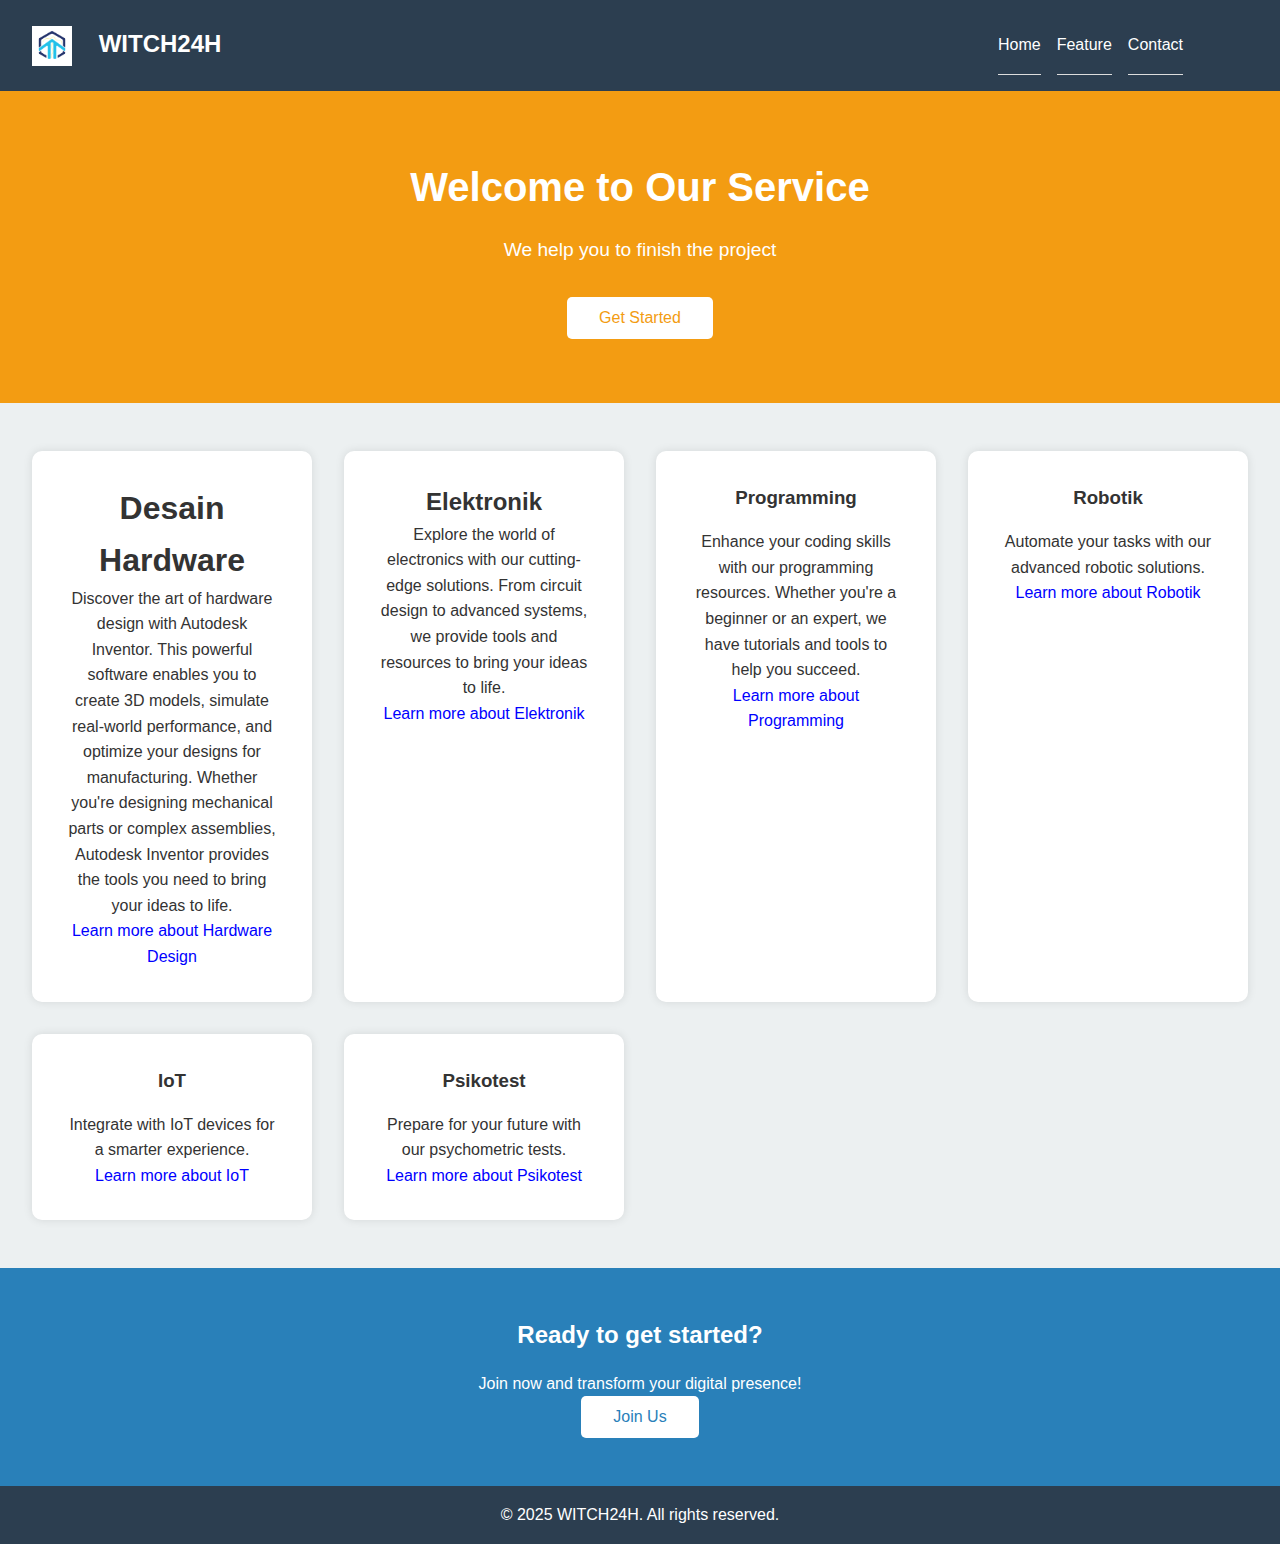
<file: Website/index.html>
<!DOCTYPE html>
<html lang="en">
<head>
  <meta charset="UTF-8" />
  <meta name="viewport" content="width=device-width, initial-scale=1.0"/>
  <title>Home</title>
  <link rel="stylesheet" href="style.css">
</head>
<body>

  <header>
    <div class="logo">
        <img src="Gambar/Logo.png" alt="Logo" style="height: 40px; vertical-align: middle; margin-right: 20px;">
        WITCH24H
    </div>
    
    <div class="menu-toggle" onclick="toggleMenu()" aria-label="Open Menu">☰</div>
    <nav id="sidebar" class="sidebar">
        <a href="#home">Home</a>
        <a href="#feature">Feature</a>
        <a href="#contact">Contact</a>
    </nav>
  </header>

  <section class="hero" id="home">
    <h1>Welcome to Our Service</h1>
    <p>We help you to finish the project</p>
    <button>Get Started</button>
  </section>

  <section class="features" id="features">
    <div class="feature">
        <h1>Desain Hardware</h1> 
        <p>Discover the art of hardware design with Autodesk Inventor. This powerful software enables you to create 3D models, simulate real-world performance, and optimize your designs for manufacturing. Whether you're designing mechanical parts or complex assemblies, Autodesk Inventor provides the tools you need to bring your ideas to life.</p>
        <p><a href="HardwareDesign/indexh.html" style="text-decoration: none; color: blue;">Learn more about Hardware Design</a></p>
    </div>
    <div class="feature">
        <h2>Elektronik</h2>
        <p>Explore the world of electronics with our cutting-edge solutions. From circuit design to advanced systems, we provide tools and resources to bring your ideas to life.</p>
        <p><a href="Elektronik/indexe.html" style="text-decoration: none; color: blue;">Learn more about Elektronik</a></p>
    </div>
    <div class="feature">
        <h3>Programming</h3>
        <p>Enhance your coding skills with our programming resources. Whether you're a beginner or an expert, we have tutorials and tools to help you succeed.</p>
        <p><a href="Programming/indexp.html" style="text-decoration: none; color: blue;">Learn more about Programming</a></p>
    </div>
    <div class="feature">
        <h3>Robotik</h3>
        <p>Automate your tasks with our advanced robotic solutions.</p>
        <p><a href="Robotik/indexr.html" style="text-decoration: none; color: blue;">Learn more about Robotik</a></p>
    </div>
    
    <div class="feature">
        <h3>IoT</h3>
        <p>Integrate with IoT devices for a smarter experience.</p>
        <p><a href="IoT/index.html" style="text-decoration: none; color: blue;">Learn more about IoT</a></p>
    </div>

    <div class="feature">
        <h3>Psikotest</h3>
        <p>Prepare for your future with our psychometric tests.</p>
        <p><a href="Psikotes hitung cepat/index.html" style="text-decoration: none; color: blue;">Learn more about Psikotest</a></p>
    </div>
  </section>

  <section class="cta" id="contact">
    <h2>Ready to get started?</h2>
    <p>Join now and transform your digital presence!</p>
    <a href="https://wa.me/62859138557765" target="_blank" style="text-decoration: none;">
  <button>Join Us</button>
    </a>
  </section>

  <footer>
    <p>&copy; 2025 WITCH24H. All rights reserved.</p>
  </footer>

<script src="script.js"></script>
</body>
</html>
</file>
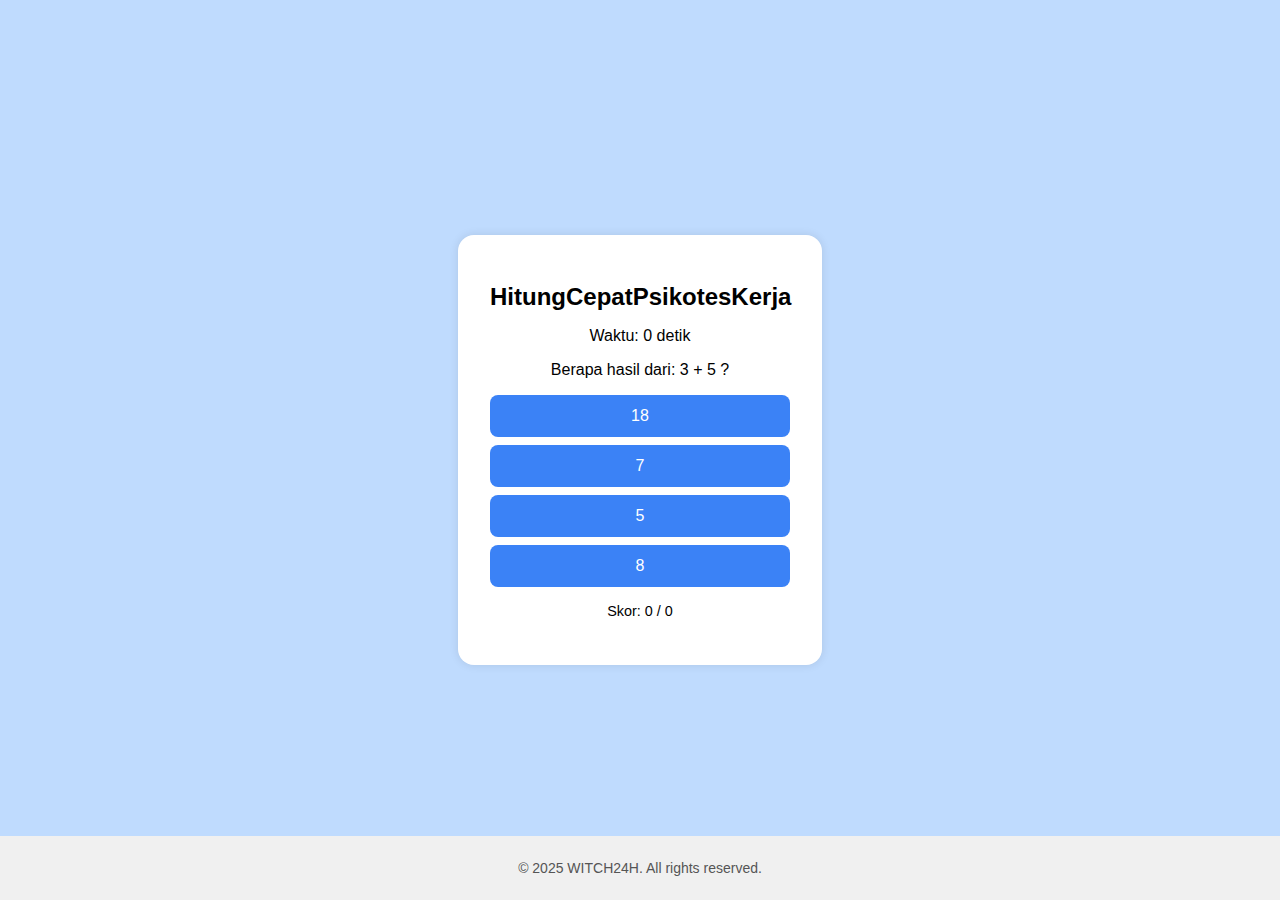
<file: Website/Psikotes hitung cepat/index.html>
<!DOCTYPE html>
<html lang="id">
<head>
    <meta charset="UTF-8" />
    <meta name="viewport" content="width=device-width, initial-scale=1.0" />
    <title>Hitung Cepat</title>
    <link rel="stylesheet" href="style.css" />
</head>
<body>
    <div class="quiz-box">
        <h1>HitungCepatPsikotesKerja</h1>
        <p id="timer">Waktu: 0 detik</p>
        <p id="question">Berapa hasil dari: </p>
        <div class="options" id="options"></div>
        <div class="info">
            <p id="score">Skor: 0 / 0</p>
        </div>
    </div>

<footer>
    <p>&copy; 2025 WITCH24H. All rights reserved.</p>
</footer>


<script src="script.js"></script>
</body>
</html>
</file>
<file: Website/style.css>
* {
      margin: 0;
      padding: 0;
      box-sizing: border-box;
    }

    body {
      font-family: Arial, sans-serif;
      line-height: 1.6;
      color: #333;
    }

    header {
      background: #2C3E50;
      color: #fff;
      padding: 1rem 2rem;
      display: flex;
      justify-content: space-between;
      align-items: center;
      flex-wrap: wrap;
    }

    header .logo {
      font-size: 1.5rem;
      font-weight: bold;
    }

    nav {
      display: flex;
      gap: 1rem;
    }

    nav a {
      color: #fff;
      text-decoration: none;
      transition: color 0.3s;
    }

    nav a:hover {
      color: #F39C12;
    }

    .hero {
      background: #F39C12;
      color: #fff;
      padding: 4rem 2rem;
      text-align: center;
    }

    .hero h1 {
      font-size: 2.5rem;
      margin-bottom: 1rem;
    }

    .hero p {
      font-size: 1.2rem;
      margin-bottom: 2rem;
    }

    .hero button {
      padding: 0.75rem 2rem;
      background: #fff;
      color: #F39C12;
      border: none;
      border-radius: 5px;
      cursor: pointer;
      font-size: 1rem;
      transition: background 0.3s;
    }

    .hero button:hover {
      background: #f4f4f4;
    }

    .features {
      display: grid;
      grid-template-columns: repeat(auto-fit, minmax(250px, 1fr));
      padding: 3rem 2rem;
      gap: 2rem;
      background: #ecf0f1;
    }

    .feature {
      background: #fff;
      padding: 2rem;
      border-radius: 10px;
      box-shadow: 0 0 10px rgba(0,0,0,0.1);
      text-align: center;
    }

    .feature h3 {
      margin-bottom: 1rem;
    }

    .cta {
      background: #2980B9;
      color: #fff;
      text-align: center;
      padding: 3rem 2rem;
    }

    .cta h2 {
      margin-bottom: 1rem;
    }

    .cta button {
      background: #fff;
      color: #2980B9;
      padding: 0.75rem 2rem;
      border: none;
      border-radius: 5px;
      font-size: 1rem;
      cursor: pointer;
      transition: background 0.3s;
    }

    .cta button:hover {
      background: #f4f4f4;
    }

    footer {
      background: #2C3E50;
      color: #fff;
      text-align: center;
      padding: 1rem;
    }


    .menu-toggle {
  font-size: 1.5rem;
  cursor: pointer;
  display: none;
  color: black;
  z-index: 1001;
}

.sidebar {
  position: fixed;
  top: 0;
  right: -250px;
  width: 250px;
  height: 100vh;
  background: #fff;
  box-shadow: -2px 0 5px rgba(0,0,0,0.3);
  display: flex;
  flex-direction: column;
  padding: 2rem 1rem;
  transition: right 0.3s ease-in-out;
  z-index: 1000;
}

.sidebar a {
  padding: 1rem 0;
  color: #333;
  text-decoration: none;
  border-bottom: 1px solid #ddd;
}

.sidebar a:hover {
  color: #F39C12;
}

.sidebar.open {
  right: 0;
}

/* Desktop Display */
/* Tombol toggle hanya tampil di mobile */
.menu-toggle {
  font-size: 1.5rem;
  cursor: pointer;
  display: none;
}

/* Untuk desktop: nav normal horizontal */
@media (min-width: 768px) {
  .menu-toggle {
    display: none;
  }

  .sidebar {
    position: static;
    height: auto;
    flex-direction: row;
    background-color: transparent;
    box-shadow: none;
    right: 0 !important;
    padding: 0;
  }

  .sidebar a {
    color: #fff; /* putihkan untuk kontras dengan header */
  }
}

/* Mobile Display */
@media (max-width: 768px) {
  .menu-toggle {
    display: block;
  }


@media (max-width: 600px) {
  nav {
  flex-direction: column;
  align-items: center;
  gap: 0.5rem;
  margin-top: 1rem;
  }
}
</file>
<file: Website/Psikotes hitung cepat/style.css>
body {
      font-family: sans-serif;
      background-color: #bfdbfe;
      display: flex;
      justify-content: center;
      align-items: center;
      height: 100vh;
      margin: 0;
    }
    .quiz-box {
      background: white;
      padding: 2rem;
      border-radius: 1rem;
      box-shadow: 0 0 10px rgba(0,0,0,0.1);
      text-align: center;
      width: 300px;
    }
    .quiz-box h1 {
      font-size: 1.5rem;
      margin-bottom: 1rem;
    }
    .quiz-box .options button {
      display: block;
      width: 100%;
      padding: 0.75rem;
      margin: 0.5rem 0;
      background: #3b82f6;
      color: white;
      border: none;
      border-radius: 0.5rem;
      font-size: 1rem;
      cursor: pointer;
    }
    .quiz-box .options button:hover {
      background: #2563eb;
    }
    .quiz-box .info {
      margin-top: 1rem;
      font-size: 0.9rem;
    }

footer {
  text-align: center;
  padding: 10px;
  background-color: #f0f0f0;
  font-size: 14px;
  color: #555;
  position: fixed;
  bottom: 0;
  width: 100%;
}
</file>
